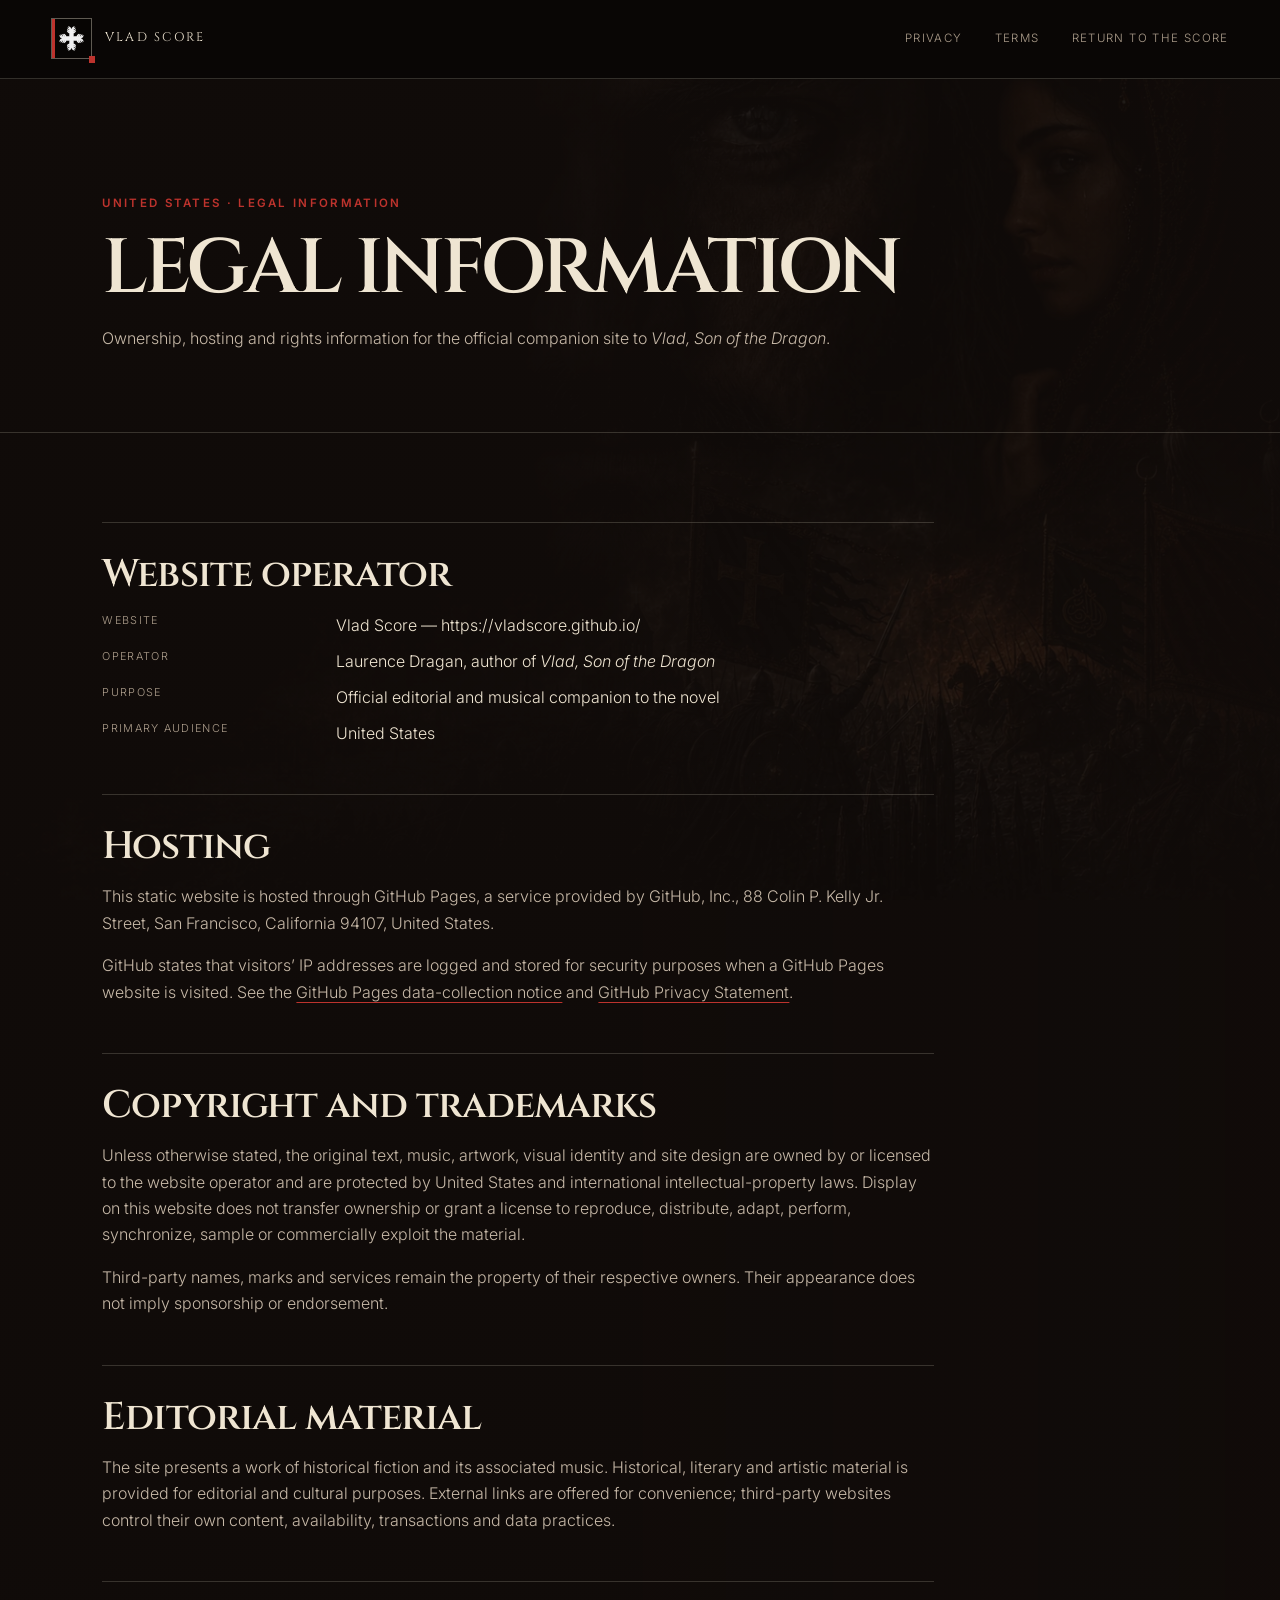
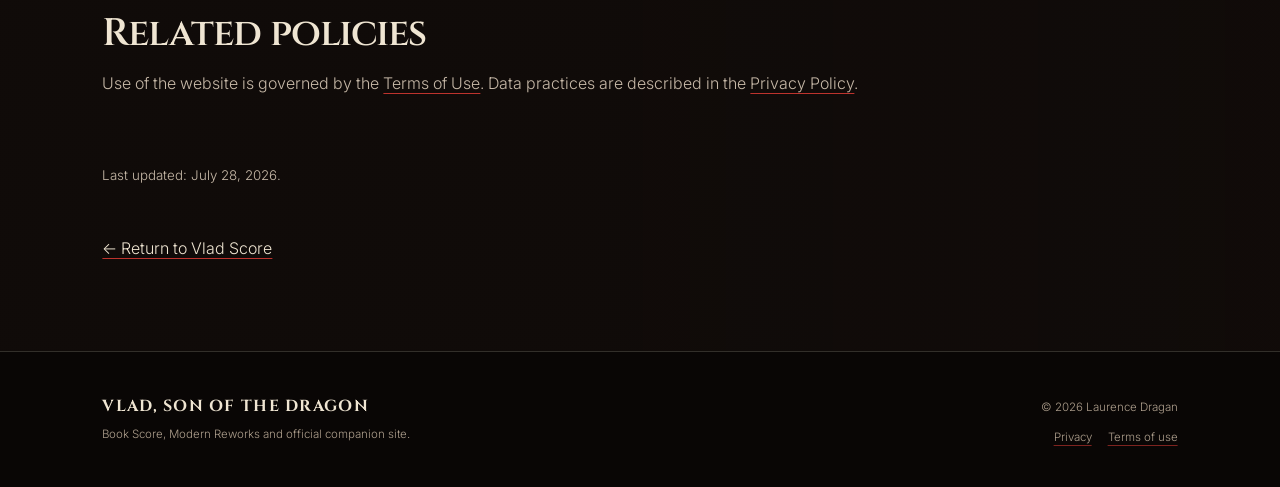
<file: legal.html>
<!doctype html>
<html lang="en">
<head>
  <meta charset="utf-8">
  <meta name="viewport" content="width=device-width, initial-scale=1">
  <meta name="description" content="Legal information for Vlad Score, the official musical companion to Vlad, Son of the Dragon.">
  <meta name="theme-color" content="#100b09">
  <title>Legal Information — Vlad Score</title>
  <link rel="stylesheet" href="styles.css">
</head>
<body class="legal-page">
  <a class="skip-link" href="#main">Skip to content</a>
  <header class="site-header">
    <a class="wordmark" href="index.html" aria-label="Vlad Score home">
      <span class="dragon-mark" aria-hidden="true"><img src="assets/order-of-the-dragon-emblem.svg" alt=""></span>
      <span>VLAD SCORE</span>
    </a>
    <nav class="site-nav" aria-label="Legal navigation">
      <a href="privacy.html">Privacy</a>
      <a href="terms.html">Terms</a>
      <a href="index.html">Return to the score</a>
    </nav>
  </header>

  <main id="main" class="legal-main">
    <header class="legal-hero">
      <p class="eyebrow">United States · Legal information</p>
      <h1>Legal Information</h1>
      <p>Ownership, hosting and rights information for the official companion site to <em>Vlad, Son of the Dragon</em>.</p>
    </header>

    <div class="legal-content">
      <section>
        <h2>Website operator</h2>
        <dl>
          <dt>Website</dt><dd>Vlad Score — https://vladscore.github.io/</dd>
          <dt>Operator</dt><dd>Laurence Dragan, author of <em>Vlad, Son of the Dragon</em></dd>
          <dt>Purpose</dt><dd>Official editorial and musical companion to the novel</dd>
          <dt>Primary audience</dt><dd>United States</dd>
        </dl>
      </section>

      <section>
        <h2>Hosting</h2>
        <p>This static website is hosted through GitHub Pages, a service provided by GitHub, Inc., 88 Colin P. Kelly Jr. Street, San Francisco, California 94107, United States.</p>
        <p>GitHub states that visitors’ IP addresses are logged and stored for security purposes when a GitHub Pages website is visited. See the <a href="https://docs.github.com/en/pages/getting-started-with-github-pages/what-is-github-pages#data-collection" rel="noopener noreferrer">GitHub Pages data-collection notice</a> and <a href="https://docs.github.com/site-policy/privacy-policies/github-privacy-statement" rel="noopener noreferrer">GitHub Privacy Statement</a>.</p>
      </section>

      <section>
        <h2>Copyright and trademarks</h2>
        <p>Unless otherwise stated, the original text, music, artwork, visual identity and site design are owned by or licensed to the website operator and are protected by United States and international intellectual-property laws. Display on this website does not transfer ownership or grant a license to reproduce, distribute, adapt, perform, synchronize, sample or commercially exploit the material.</p>
        <p>Third-party names, marks and services remain the property of their respective owners. Their appearance does not imply sponsorship or endorsement.</p>
      </section>

      <section>
        <h2>Editorial material</h2>
        <p>The site presents a work of historical fiction and its associated music. Historical, literary and artistic material is provided for editorial and cultural purposes. External links are offered for convenience; third-party websites control their own content, availability, transactions and data practices.</p>
      </section>

      <section>
        <h2>Related policies</h2>
        <p>Use of the website is governed by the <a href="terms.html">Terms of Use</a>. Data practices are described in the <a href="privacy.html">Privacy Policy</a>.</p>
      </section>

      <p><small>Last updated: July 28, 2026.</small></p>
      <a class="legal-back" href="index.html">← Return to Vlad Score</a>
    </div>
  </main>

  <footer class="site-footer">
    <div><strong>VLAD, SON OF THE DRAGON</strong><p>Book Score, Modern Reworks and official companion site.</p></div>
    <div class="footer-meta"><span>© 2026 Laurence Dragan</span><nav class="legal-links" aria-label="Legal information"><a href="privacy.html">Privacy</a><a href="terms.html">Terms of use</a></nav></div>
  </footer>
</body>
</html>
</file>
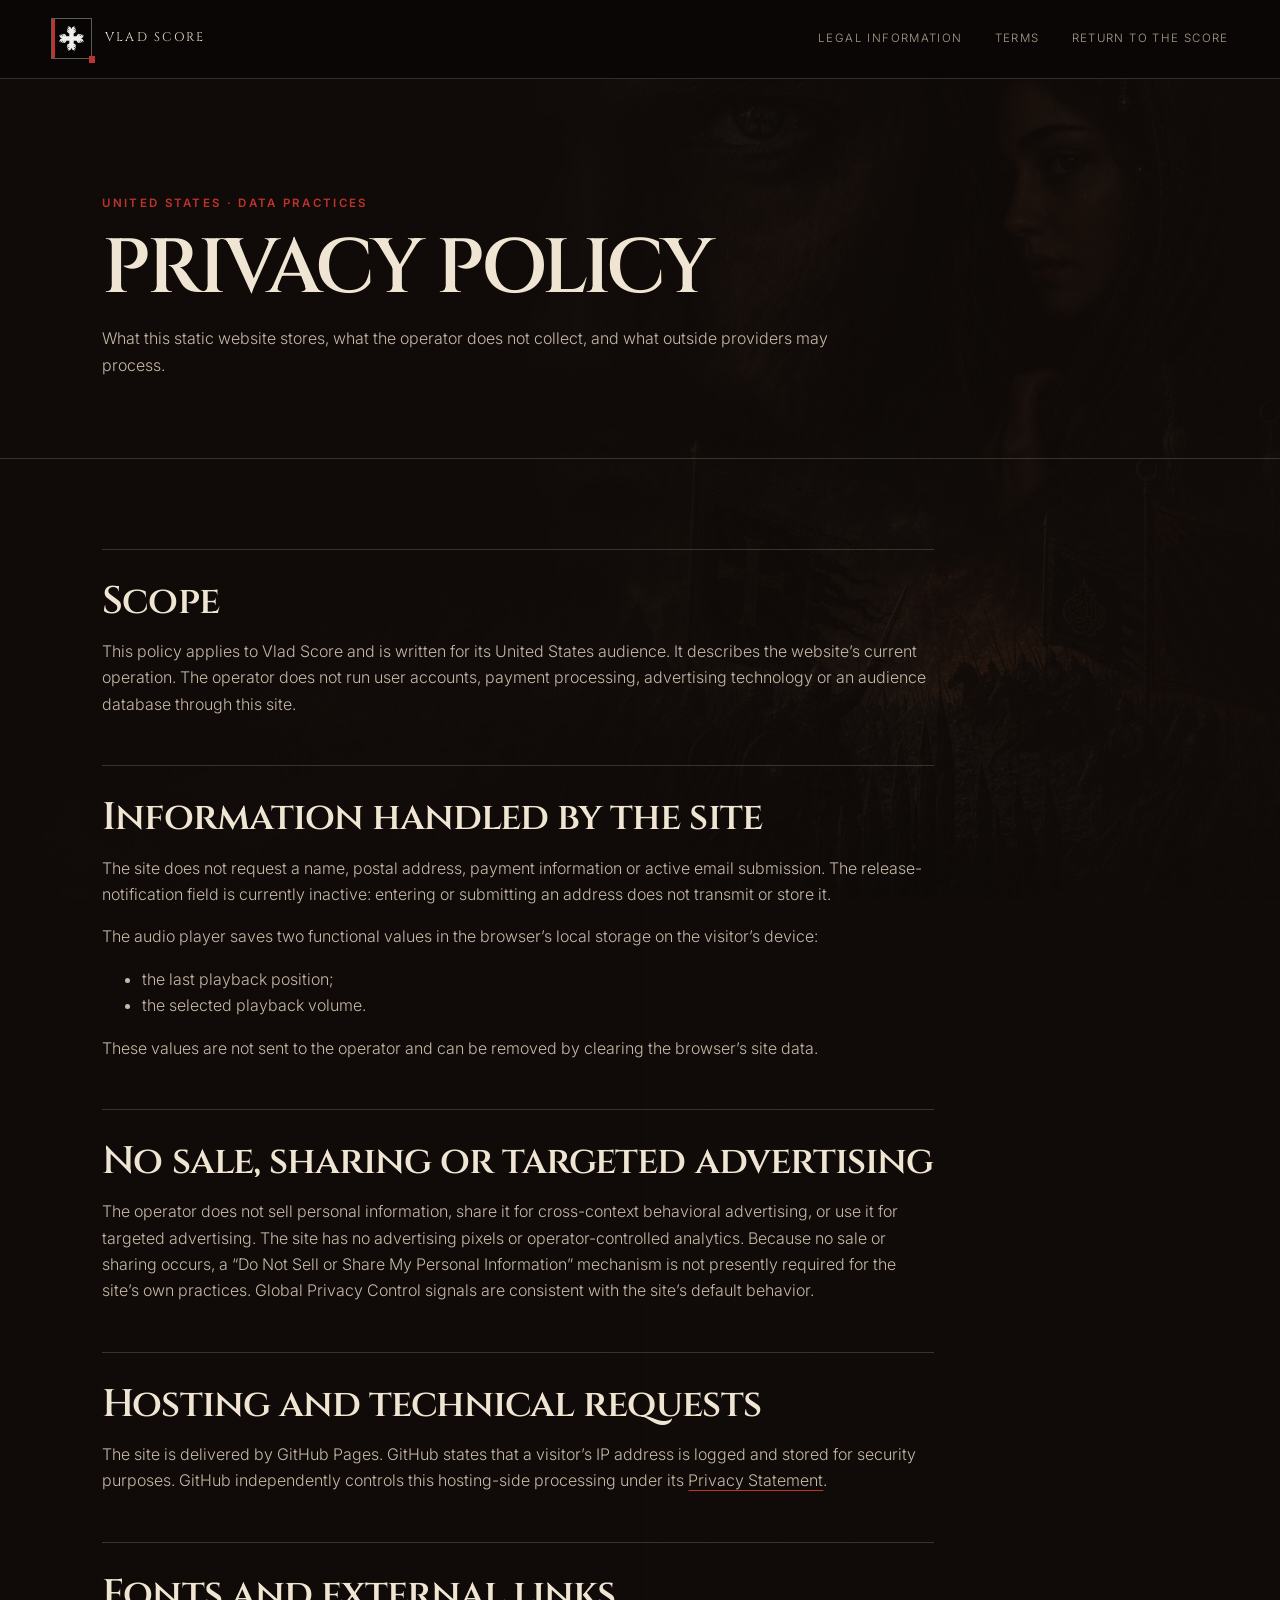
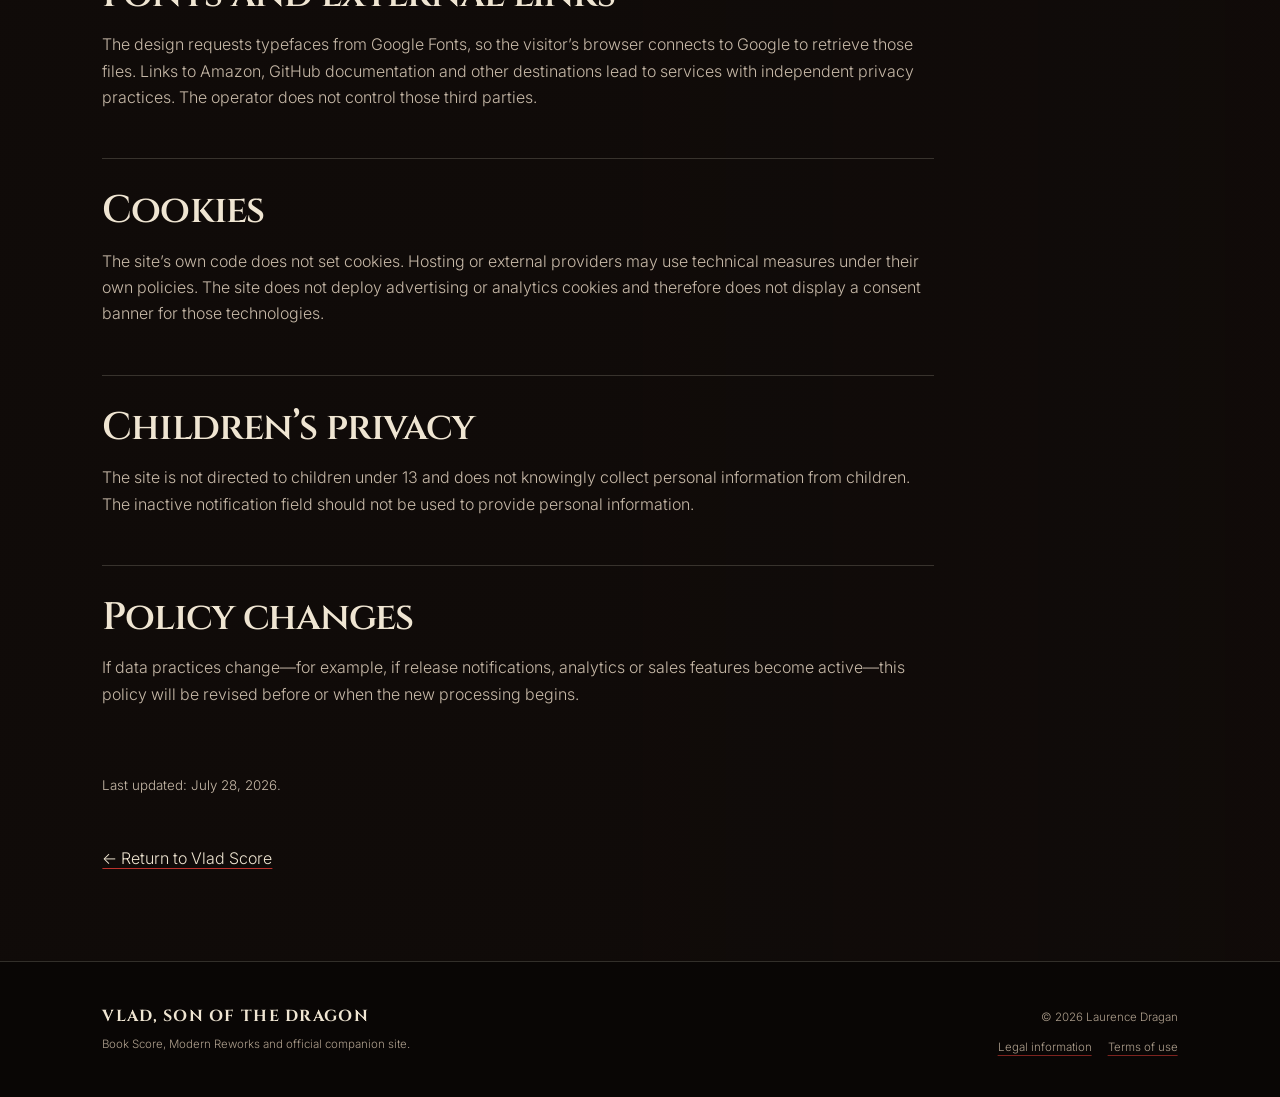
<file: privacy.html>
<!doctype html>
<html lang="en">
<head>
  <meta charset="utf-8">
  <meta name="viewport" content="width=device-width, initial-scale=1">
  <meta name="description" content="United States privacy policy for Vlad Score.">
  <meta name="theme-color" content="#100b09">
  <title>Privacy Policy — Vlad Score</title>
  <link rel="stylesheet" href="styles.css">
</head>
<body class="legal-page">
  <a class="skip-link" href="#main">Skip to content</a>
  <header class="site-header">
    <a class="wordmark" href="index.html" aria-label="Vlad Score home">
      <span class="dragon-mark" aria-hidden="true"><img src="assets/order-of-the-dragon-emblem.svg" alt=""></span>
      <span>VLAD SCORE</span>
    </a>
    <nav class="site-nav" aria-label="Legal navigation">
      <a href="legal.html">Legal information</a>
      <a href="terms.html">Terms</a>
      <a href="index.html">Return to the score</a>
    </nav>
  </header>

  <main id="main" class="legal-main">
    <header class="legal-hero">
      <p class="eyebrow">United States · Data practices</p>
      <h1>Privacy Policy</h1>
      <p>What this static website stores, what the operator does not collect, and what outside providers may process.</p>
    </header>

    <div class="legal-content">
      <section>
        <h2>Scope</h2>
        <p>This policy applies to Vlad Score and is written for its United States audience. It describes the website’s current operation. The operator does not run user accounts, payment processing, advertising technology or an audience database through this site.</p>
      </section>

      <section>
        <h2>Information handled by the site</h2>
        <p>The site does not request a name, postal address, payment information or active email submission. The release-notification field is currently inactive: entering or submitting an address does not transmit or store it.</p>
        <p>The audio player saves two functional values in the browser’s local storage on the visitor’s device:</p>
        <ul>
          <li>the last playback position;</li>
          <li>the selected playback volume.</li>
        </ul>
        <p>These values are not sent to the operator and can be removed by clearing the browser’s site data.</p>
      </section>

      <section>
        <h2>No sale, sharing or targeted advertising</h2>
        <p>The operator does not sell personal information, share it for cross-context behavioral advertising, or use it for targeted advertising. The site has no advertising pixels or operator-controlled analytics. Because no sale or sharing occurs, a “Do Not Sell or Share My Personal Information” mechanism is not presently required for the site’s own practices. Global Privacy Control signals are consistent with the site’s default behavior.</p>
      </section>

      <section>
        <h2>Hosting and technical requests</h2>
        <p>The site is delivered by GitHub Pages. GitHub states that a visitor’s IP address is logged and stored for security purposes. GitHub independently controls this hosting-side processing under its <a href="https://docs.github.com/site-policy/privacy-policies/github-privacy-statement" rel="noopener noreferrer">Privacy Statement</a>.</p>
      </section>

      <section>
        <h2>Fonts and external links</h2>
        <p>The design requests typefaces from Google Fonts, so the visitor’s browser connects to Google to retrieve those files. Links to Amazon, GitHub documentation and other destinations lead to services with independent privacy practices. The operator does not control those third parties.</p>
      </section>

      <section>
        <h2>Cookies</h2>
        <p>The site’s own code does not set cookies. Hosting or external providers may use technical measures under their own policies. The site does not deploy advertising or analytics cookies and therefore does not display a consent banner for those technologies.</p>
      </section>

      <section>
        <h2>Children’s privacy</h2>
        <p>The site is not directed to children under 13 and does not knowingly collect personal information from children. The inactive notification field should not be used to provide personal information.</p>
      </section>

      <section>
        <h2>Policy changes</h2>
        <p>If data practices change—for example, if release notifications, analytics or sales features become active—this policy will be revised before or when the new processing begins.</p>
      </section>

      <p><small>Last updated: July 28, 2026.</small></p>
      <a class="legal-back" href="index.html">← Return to Vlad Score</a>
    </div>
  </main>

  <footer class="site-footer">
    <div><strong>VLAD, SON OF THE DRAGON</strong><p>Book Score, Modern Reworks and official companion site.</p></div>
    <div class="footer-meta"><span>© 2026 Laurence Dragan</span><nav class="legal-links" aria-label="Legal information"><a href="legal.html">Legal information</a><a href="terms.html">Terms of use</a></nav></div>
  </footer>
</body>
</html>
</file>
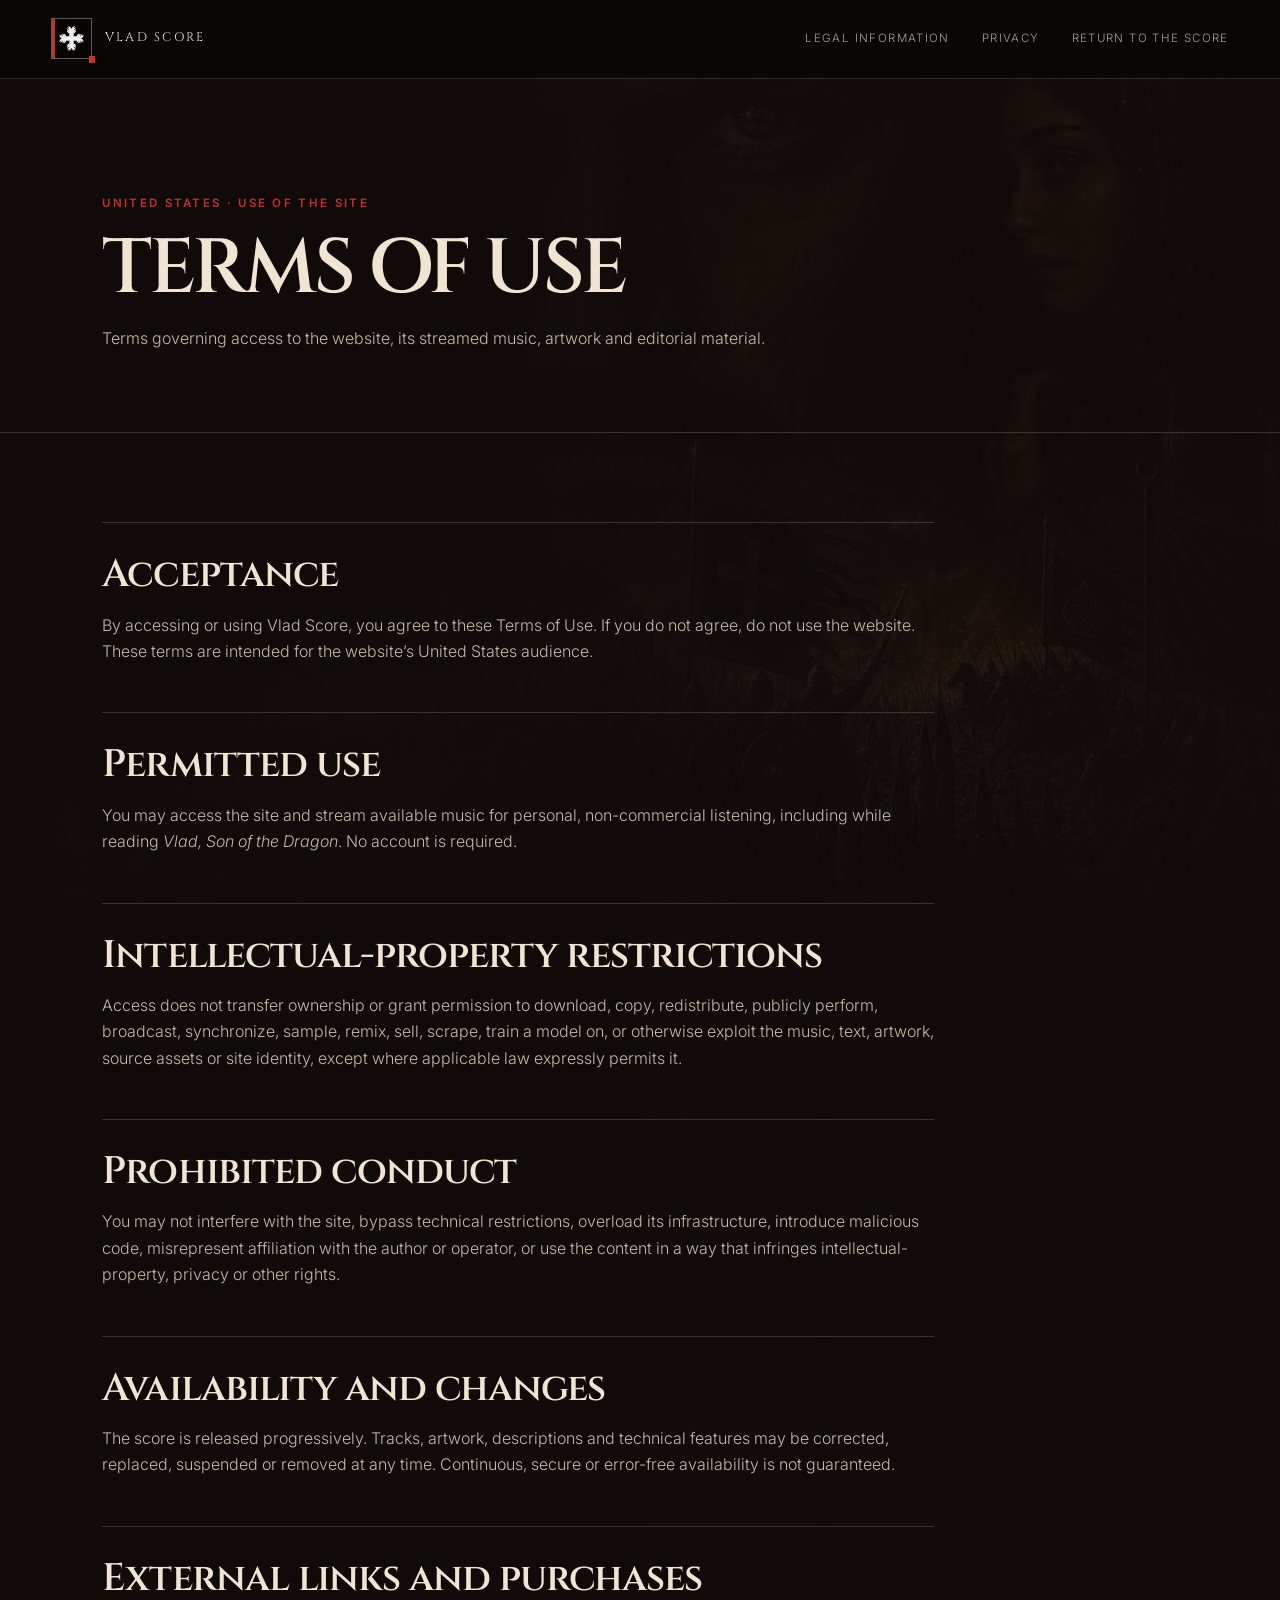
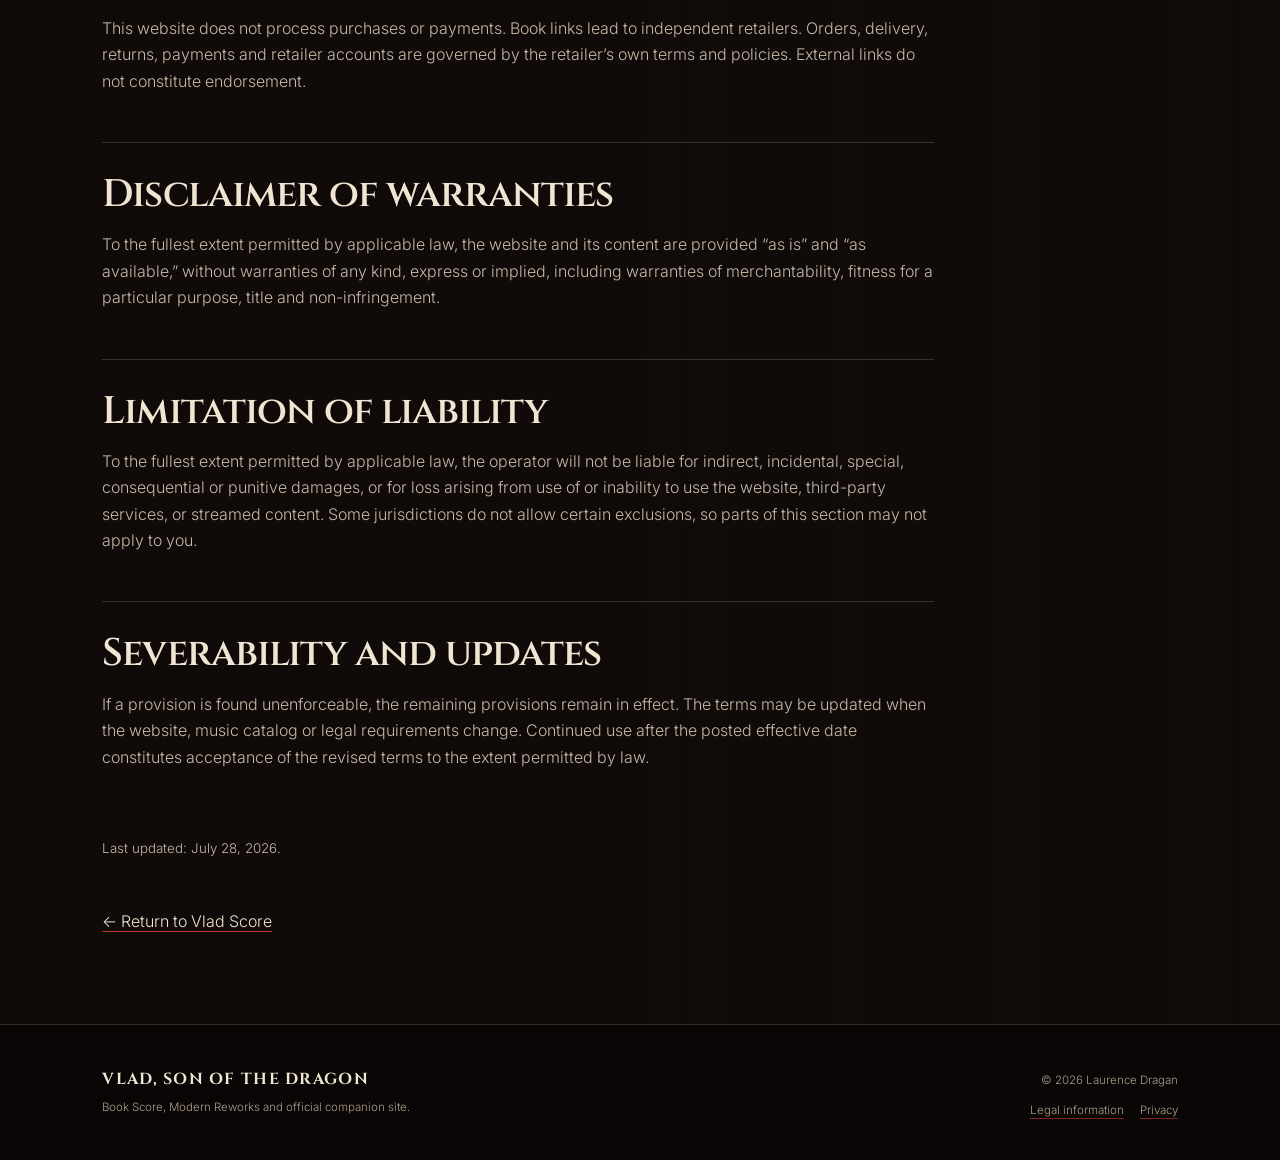
<file: terms.html>
<!doctype html>
<html lang="en">
<head>
  <meta charset="utf-8">
  <meta name="viewport" content="width=device-width, initial-scale=1">
  <meta name="description" content="United States terms of use for Vlad Score and its streamed music and artwork.">
  <meta name="theme-color" content="#100b09">
  <title>Terms of Use — Vlad Score</title>
  <link rel="stylesheet" href="styles.css">
</head>
<body class="legal-page">
  <a class="skip-link" href="#main">Skip to content</a>
  <header class="site-header">
    <a class="wordmark" href="index.html" aria-label="Vlad Score home">
      <span class="dragon-mark" aria-hidden="true"><img src="assets/order-of-the-dragon-emblem.svg" alt=""></span>
      <span>VLAD SCORE</span>
    </a>
    <nav class="site-nav" aria-label="Legal navigation">
      <a href="legal.html">Legal information</a>
      <a href="privacy.html">Privacy</a>
      <a href="index.html">Return to the score</a>
    </nav>
  </header>

  <main id="main" class="legal-main">
    <header class="legal-hero">
      <p class="eyebrow">United States · Use of the site</p>
      <h1>Terms of Use</h1>
      <p>Terms governing access to the website, its streamed music, artwork and editorial material.</p>
    </header>

    <div class="legal-content">
      <section>
        <h2>Acceptance</h2>
        <p>By accessing or using Vlad Score, you agree to these Terms of Use. If you do not agree, do not use the website. These terms are intended for the website’s United States audience.</p>
      </section>

      <section>
        <h2>Permitted use</h2>
        <p>You may access the site and stream available music for personal, non-commercial listening, including while reading <em>Vlad, Son of the Dragon</em>. No account is required.</p>
      </section>

      <section>
        <h2>Intellectual-property restrictions</h2>
        <p>Access does not transfer ownership or grant permission to download, copy, redistribute, publicly perform, broadcast, synchronize, sample, remix, sell, scrape, train a model on, or otherwise exploit the music, text, artwork, source assets or site identity, except where applicable law expressly permits it.</p>
      </section>

      <section>
        <h2>Prohibited conduct</h2>
        <p>You may not interfere with the site, bypass technical restrictions, overload its infrastructure, introduce malicious code, misrepresent affiliation with the author or operator, or use the content in a way that infringes intellectual-property, privacy or other rights.</p>
      </section>

      <section>
        <h2>Availability and changes</h2>
        <p>The score is released progressively. Tracks, artwork, descriptions and technical features may be corrected, replaced, suspended or removed at any time. Continuous, secure or error-free availability is not guaranteed.</p>
      </section>

      <section>
        <h2>External links and purchases</h2>
        <p>This website does not process purchases or payments. Book links lead to independent retailers. Orders, delivery, returns, payments and retailer accounts are governed by the retailer’s own terms and policies. External links do not constitute endorsement.</p>
      </section>

      <section>
        <h2>Disclaimer of warranties</h2>
        <p>To the fullest extent permitted by applicable law, the website and its content are provided “as is” and “as available,” without warranties of any kind, express or implied, including warranties of merchantability, fitness for a particular purpose, title and non-infringement.</p>
      </section>

      <section>
        <h2>Limitation of liability</h2>
        <p>To the fullest extent permitted by applicable law, the operator will not be liable for indirect, incidental, special, consequential or punitive damages, or for loss arising from use of or inability to use the website, third-party services, or streamed content. Some jurisdictions do not allow certain exclusions, so parts of this section may not apply to you.</p>
      </section>

      <section>
        <h2>Severability and updates</h2>
        <p>If a provision is found unenforceable, the remaining provisions remain in effect. The terms may be updated when the website, music catalog or legal requirements change. Continued use after the posted effective date constitutes acceptance of the revised terms to the extent permitted by law.</p>
      </section>

      <p><small>Last updated: July 28, 2026.</small></p>
      <a class="legal-back" href="index.html">← Return to Vlad Score</a>
    </div>
  </main>

  <footer class="site-footer">
    <div><strong>VLAD, SON OF THE DRAGON</strong><p>Book Score, Modern Reworks and official companion site.</p></div>
    <div class="footer-meta"><span>© 2026 Laurence Dragan</span><nav class="legal-links" aria-label="Legal information"><a href="legal.html">Legal information</a><a href="privacy.html">Privacy</a></nav></div>
  </footer>
</body>
</html>
</file>
<file: styles.css>
@import url('https://fonts.googleapis.com/css2?family=Cinzel:wght@500;600;700&family=Inter:wght@300;400;500;600&display=swap');

:root {
  --ink: #efe5d2;
  --muted: #ad9e8c;
  --blood: #8e211e;
  --blood-bright: #bd332d;
  --night: #100b09;
  --panel: #18110e;
  --panel-light: #211713;
  --line: rgba(239, 229, 210, .18);
  --display: 'Cinzel', Georgia, serif;
  --sans: 'Inter', Arial, sans-serif;
}

* { box-sizing: border-box; }
html { scroll-behavior: smooth; }
body {
  margin: 0;
  background: var(--night);
  color: var(--ink);
  font-family: var(--sans);
  font-weight: 300;
  line-height: 1.65;
  overflow-x: hidden;
}
a { color: inherit; }
button, input { font: inherit; }
.sr-only {
  position: absolute;
  width: 1px;
  height: 1px;
  padding: 0;
  margin: -1px;
  overflow: hidden;
  clip: rect(0, 0, 0, 0);
  white-space: nowrap;
  border: 0;
}

.skip-link {
  position: fixed;
  top: -100px;
  left: 1rem;
  z-index: 100;
  background: var(--ink);
  color: var(--night);
  padding: .7rem 1rem;
}
.skip-link:focus { top: 1rem; }

.site-header {
  position: fixed;
  inset: 0 0 auto;
  z-index: 30;
  display: flex;
  align-items: center;
  justify-content: space-between;
  padding: 1.15rem clamp(1.25rem, 4vw, 4rem);
  border-bottom: 1px solid transparent;
  transition: background .25s ease, border-color .25s ease;
}
.site-header.scrolled {
  background: rgba(16, 11, 9, .92);
  border-color: var(--line);
  backdrop-filter: blur(12px);
}
.wordmark {
  display: flex;
  align-items: center;
  gap: .8rem;
  text-decoration: none;
  font-family: var(--display);
  font-size: .78rem;
  letter-spacing: .18em;
}
.dragon-mark {
  position: relative;
  display: grid;
  width: 2.55rem;
  aspect-ratio: 1;
  place-items: center;
  padding: .43rem;
  border: 1px solid rgba(239, 229, 210, .38);
  background: rgba(8, 5, 4, .72);
  box-shadow: inset 3px 0 0 var(--blood-bright);
}
.dragon-mark::after {
  content: '';
  position: absolute;
  right: -.28rem;
  bottom: -.28rem;
  width: .42rem;
  aspect-ratio: 1;
  background: var(--blood-bright);
}
.dragon-mark img {
  display: block;
  width: 100%;
  height: 100%;
  object-fit: contain;
  filter: brightness(0) invert(1);
  opacity: .94;
}
.site-nav { display: flex; gap: 2rem; }
.site-nav a {
  text-decoration: none;
  font-size: .72rem;
  letter-spacing: .12em;
  text-transform: uppercase;
  color: var(--muted);
}
.site-nav a:hover, .site-nav a:focus-visible { color: var(--ink); }
.menu-toggle { display: none; }

.hero {
  position: relative;
  min-height: 100svh;
  display: grid;
  grid-template-columns: minmax(0, 1fr) auto;
  align-items: center;
  gap: 4rem;
  padding: 8rem clamp(1.4rem, 8vw, 9rem) 5rem;
  isolation: isolate;
  background:
    linear-gradient(90deg, rgba(8, 5, 4, .99) 0 36%, rgba(8, 5, 4, .84) 49%, rgba(8, 5, 4, .12) 72%, rgba(8, 5, 4, .32)),
    linear-gradient(0deg, rgba(16, 11, 9, .72), transparent 42%),
    url('assets/vlad-hero-cover-mix.webp') center right / cover no-repeat,
    #100b09;
}
.hero::before {
  content: '';
  position: absolute;
  inset: 0;
  z-index: -2;
  opacity: .36;
  background-image:
    linear-gradient(115deg, transparent 0 53%, rgba(142,33,30,.4) 53.2% 53.6%, transparent 53.8%),
    repeating-radial-gradient(ellipse at 83% 52%, transparent 0 17px, rgba(239,229,210,.055) 18px 19px);
}
.hero-atmosphere {
  position: absolute;
  inset: 0;
  z-index: -1;
  overflow: hidden;
  pointer-events: none;
}
.hero-light {
  position: absolute;
  width: 72vw;
  height: 72vw;
  right: -18vw;
  top: -24vw;
  border-radius: 50%;
  background:
    radial-gradient(circle at 48% 52%, rgba(239, 208, 157, .14), rgba(176, 71, 43, .055) 28%, transparent 66%);
  filter: blur(30px);
  mix-blend-mode: screen;
  opacity: .52;
  transform: translate3d(var(--light-x, 0px), var(--light-y, 0px), 0) scale(.96);
}
.hero-glint {
  position: absolute;
  inset: -40% auto -40% -35%;
  width: 16%;
  background: linear-gradient(100deg, transparent, rgba(245, 222, 178, .08), transparent);
  filter: blur(22px);
  transform: skewX(-13deg);
  opacity: 0;
}
.hero-vignette {
  position: absolute;
  inset: 0;
  background:
    radial-gradient(ellipse at calc(74% + var(--focus-x, 0%)) calc(46% + var(--focus-y, 0%)), transparent 0 18%, rgba(5, 3, 3, .05) 40%, rgba(5, 3, 3, .22) 82%),
    linear-gradient(180deg, rgba(4, 3, 2, .08), transparent 25% 70%, rgba(4, 3, 2, .28));
  transition: background-position 1.2s ease;
}
.hero-grain {
  position: absolute;
  inset: 0;
  z-index: -1;
  pointer-events: none;
  opacity: .2;
  background-image: url("data:image/svg+xml,%3Csvg viewBox='0 0 180 180' xmlns='http://www.w3.org/2000/svg'%3E%3Cfilter id='n'%3E%3CfeTurbulence type='fractalNoise' baseFrequency='.95' numOctaves='3' stitchTiles='stitch'/%3E%3C/filter%3E%3Crect width='100%25' height='100%25' filter='url(%23n)' opacity='.35'/%3E%3C/svg%3E");
}
.hero-copy { position: relative; z-index: 2; max-width: 52rem; }
.eyebrow {
  margin: 0 0 1rem;
  color: var(--blood-bright);
  font-size: .72rem;
  font-weight: 600;
  letter-spacing: .2em;
  text-transform: uppercase;
}
h1, h2, h3 { font-family: var(--display); font-weight: 600; line-height: 1.05; }
h1 {
  margin: 0;
  max-width: 780px;
  text-transform: uppercase;
  font-size: clamp(3.7rem, 8vw, 8.2rem);
  letter-spacing: -.045em;
}
h1 span { display: block; color: var(--blood-bright); }
.hero-line {
  margin: 2rem 0;
  max-width: 38rem;
  font-family: var(--display);
  font-size: clamp(1.15rem, 2vw, 1.7rem);
  color: #d5c7b4;
}
.hero-actions { display: flex; flex-wrap: wrap; gap: .8rem; }
.hero-actions .button-primary {
  border-color: rgba(239, 229, 210, .24);
  box-shadow: 0 12px 30px rgba(142, 33, 30, .24), inset 0 1px rgba(255, 255, 255, .08);
}
.hero-actions .button-primary:hover,
.hero-actions .button-primary:focus-visible {
  box-shadow: 0 15px 38px rgba(189, 51, 45, .34), inset 0 1px rgba(255, 255, 255, .12);
}
.button {
  display: inline-flex;
  align-items: center;
  justify-content: center;
  min-height: 3rem;
  padding: .75rem 1.3rem;
  border: 1px solid transparent;
  background: none;
  color: inherit;
  text-decoration: none;
  text-transform: uppercase;
  letter-spacing: .11em;
  font-size: .7rem;
  font-weight: 500;
  cursor: pointer;
  transition: transform .2s ease, background .2s ease, border-color .2s ease;
}
.button:hover { transform: translateY(-2px); }
.button-primary { background: var(--blood); }
.button-primary:hover { background: var(--blood-bright); }
.button-ghost { border-color: var(--line); }
.button-ghost:hover { border-color: var(--ink); }
.hero-seal {
  position: relative;
  width: clamp(12rem, 20vw, 19rem);
  aspect-ratio: 1;
  display: grid;
  place-items: center;
  border: 1px solid rgba(189, 51, 45, .48);
  border-radius: 50%;
  color: var(--blood-bright);
  opacity: .74;
  box-shadow: inset 0 0 0 12px rgba(142, 33, 30, .055), 0 0 60px rgba(142, 33, 30, .09);
}
.hero-seal::before, .hero-seal::after {
  content: '';
  position: absolute;
  inset: 8%;
  border: 1px solid rgba(239,229,210,.18);
  border-radius: 50%;
}
.hero-seal::after { inset: 20%; border-color: rgba(189,51,45,.4); }
.seal-ring { position: absolute; top: 12%; font-family: var(--display); letter-spacing: .22em; font-size: .7rem; }
.seal-dragon { font-family: var(--display); font-size: clamp(4rem, 8vw, 7rem); line-height: 1; opacity: .82; }
.seal-date { position: absolute; bottom: 13%; font-size: .65rem; letter-spacing: .25em; }
.scroll-cue {
  position: absolute;
  bottom: 1.5rem;
  left: clamp(1.4rem, 8vw, 9rem);
  margin: 0;
  color: var(--muted);
  font-size: .64rem;
  letter-spacing: .2em;
  text-transform: uppercase;
}

.section { padding: clamp(5rem, 10vw, 9rem) clamp(1.4rem, 8vw, 9rem); }
.section-heading { max-width: 54rem; margin-bottom: 4rem; }
.section-heading.narrow { max-width: 44rem; }
h2 { margin: 0 0 1.4rem; font-size: clamp(2.6rem, 5vw, 5rem); letter-spacing: -.025em; }
h3 { margin: 0 0 .8rem; font-size: clamp(1.45rem, 2.3vw, 2.2rem); }
p { color: #c7b9a8; }
.score-section {
  position: relative;
  overflow: hidden;
  isolation: isolate;
  background: var(--panel);
}
.score-section::before {
  content: '';
  position: absolute;
  z-index: -1;
  inset: 0 0 41% 42%;
  pointer-events: none;
  background:
    linear-gradient(90deg, var(--panel), transparent 38%),
    linear-gradient(0deg, var(--panel), transparent 26%, transparent 72%, var(--panel)),
    url('assets/vlad-book-cover.webp') 56% 57% / cover no-repeat;
  opacity: .105;
  filter: grayscale(.35) contrast(1.1);
}
.collection-heading {
  display: flex;
  align-items: flex-end;
  justify-content: space-between;
  gap: 2rem;
  margin: 0 0 1.5rem;
  padding: 1.5rem 0;
  border-top: 3px solid var(--ink);
}
.collection-heading > div { max-width: 48rem; }
.collection-heading h3 {
  margin: 0;
  font-size: clamp(2rem, 4vw, 3.6rem);
  text-transform: uppercase;
}
.collection-heading p { margin: .65rem 0 0; }
.collection-kicker {
  color: var(--blood-bright) !important;
  font-size: .68rem;
  font-weight: 600;
  letter-spacing: .18em;
  text-transform: uppercase;
}
.collection-status {
  flex: none;
  padding: .55rem .8rem;
  border: 1px solid var(--line);
  color: var(--muted);
  font-size: .62rem;
  font-weight: 600;
  letter-spacing: .16em;
  text-transform: uppercase;
}
.modern-heading { margin-top: 5rem; border-top-color: var(--blood-bright); }
.collection-status-live {
  border-color: var(--blood-bright);
  background: var(--blood-bright);
  color: #fff;
}
.tracklist { margin: 0; padding: 0; border-top: 1px solid var(--line); list-style: none; }
.tracklist li {
  display: grid;
  grid-template-columns: 4rem 1fr auto;
  gap: 1.5rem;
  align-items: center;
  padding: 1.15rem 0;
  border-bottom: 1px solid var(--line);
}
.track-number, .track-note { color: var(--muted); font-size: .69rem; letter-spacing: .13em; text-transform: uppercase; }
.track-name { font-family: var(--display); font-size: clamp(1.05rem, 2vw, 1.45rem); }
.release-panel {
  margin-top: 4rem;
  padding: clamp(1.5rem, 4vw, 3rem);
  display: flex;
  justify-content: space-between;
  align-items: flex-end;
  gap: 2rem;
  background: linear-gradient(110deg, #251612, #160f0c);
  border-left: 3px solid var(--blood-bright);
}
.release-panel > div { max-width: 42rem; }
.player-panel {
  display: grid;
  grid-template-columns: minmax(0, 1fr) minmax(20rem, .72fr);
  align-items: center;
  background:
    linear-gradient(100deg, rgba(37, 22, 18, .96), rgba(14, 9, 8, .88)),
    url('assets/vlad-hero-cover-mix.webp') 78% 68% / cover;
}
.release-copy { max-width: 44rem; }
.audio-player {
  position: relative;
  display: grid;
  grid-template-columns: 5.25rem minmax(0, 1fr);
  column-gap: 1.35rem;
  row-gap: .85rem;
  align-items: center;
  padding: 1.4rem 0;
  border-top: 1px solid rgba(239, 229, 210, .42);
  border-bottom: 1px solid rgba(239, 229, 210, .16);
  background: transparent;
}
.audio-player::before {
  content: 'MR — 001';
  position: absolute;
  top: -.72rem;
  right: 0;
  padding-left: .75rem;
  background: #0e0908;
  color: var(--blood-bright);
  font-size: .56rem;
  font-weight: 600;
  letter-spacing: .2em;
}
.player-toggle {
  position: relative;
  grid-row: 1 / span 2;
  width: 5.25rem;
  aspect-ratio: 1;
  border: 1px solid rgba(239, 229, 210, .62);
  border-radius: 50%;
  background: var(--ink);
  color: var(--night);
  cursor: pointer;
  font-size: 1rem;
  box-shadow: 0 0 0 7px rgba(8, 5, 4, .92), 0 0 0 8px rgba(189, 51, 45, .45);
  transition: transform .2s ease, background .2s ease, box-shadow .2s ease;
}
.player-toggle::after {
  content: '';
  position: absolute;
  inset: 8px;
  border: 1px solid rgba(16, 11, 9, .18);
  border-radius: 50%;
  pointer-events: none;
}
.player-toggle:hover, .player-toggle:focus-visible {
  transform: scale(1.035);
  background: #fff8eb;
  box-shadow: 0 0 0 7px rgba(8, 5, 4, .92), 0 0 0 8px var(--blood-bright);
}
.player-toggle:disabled { opacity: .62; cursor: wait; }
.pause-icon { display: none; }
.audio-player.is-playing .play-icon { display: none; }
.audio-player.is-playing .pause-icon { display: inline; }
.player-main {
  position: relative;
  min-width: 0;
  padding-top: 1.1rem;
}
.player-main::before {
  content: '';
  position: absolute;
  inset: 0 0 auto;
  height: .6rem;
  opacity: .35;
  background: repeating-linear-gradient(90deg, var(--ink) 0 1px, transparent 1px 5px);
  clip-path: polygon(0 48%, 4% 24%, 8% 60%, 12% 12%, 16% 74%, 20% 32%, 24% 54%, 28% 16%, 32% 80%, 36% 38%, 40% 64%, 44% 28%, 48% 72%, 52% 20%, 56% 58%, 60% 34%, 64% 76%, 68% 26%, 72% 62%, 76% 18%, 80% 70%, 84% 30%, 88% 58%, 92% 22%, 96% 52%, 100% 40%, 100% 100%, 0 100%);
}
.player-status {
  display: flex;
  justify-content: space-between;
  gap: 1rem;
  margin-bottom: .8rem;
  font-size: .59rem;
  font-weight: 600;
  letter-spacing: .18em;
}
.player-state { color: var(--ink); }
.player-time { color: var(--muted); font-variant-numeric: tabular-nums; }
.player-progress, .player-volume input {
  width: 100%;
  height: 2px;
  margin: 0;
  appearance: none;
  border-radius: 0;
  background: linear-gradient(90deg, var(--blood-bright) var(--progress, 0%), rgba(239,229,210,.24) var(--progress, 0%));
  cursor: pointer;
}
.player-progress::-webkit-slider-thumb, .player-volume input::-webkit-slider-thumb {
  width: 10px;
  height: 10px;
  appearance: none;
  border: 1px solid var(--night);
  border-radius: 50%;
  background: var(--ink);
  box-shadow: 0 0 0 1px var(--blood-bright);
}
.player-progress::-moz-range-thumb, .player-volume input::-moz-range-thumb {
  width: 10px;
  height: 10px;
  border: 1px solid var(--night);
  border-radius: 50%;
  background: var(--ink);
  box-shadow: 0 0 0 1px var(--blood-bright);
}
.player-volume {
  grid-column: 2;
  display: grid;
  grid-template-columns: auto minmax(4rem, 6rem);
  justify-content: end;
  gap: .7rem;
  align-items: center;
  color: var(--muted);
  font-size: .54rem;
  font-weight: 600;
  letter-spacing: .18em;
}
.player-volume input { --progress: 82%; }

.novel-section {
  position: relative;
  overflow: hidden;
  isolation: isolate;
  display: grid;
  grid-template-columns: minmax(240px, .65fr) 1fr;
  gap: clamp(3rem, 8vw, 8rem);
  align-items: center;
  background: #0d0908;
}
.novel-section::after {
  content: '';
  position: absolute;
  z-index: -1;
  inset: 0;
  pointer-events: none;
  background:
    linear-gradient(90deg, transparent 0 48%, rgba(13,9,8,.68) 70%),
    url('assets/order-of-the-dragon-emblem.svg') 92% 84% / min(34vw, 29rem) auto no-repeat;
  opacity: .075;
  filter: grayscale(1) brightness(2.2);
}
.book-object { perspective: 1200px; display: grid; place-items: center; }
.book-cover-link {
  position: relative;
  display: block;
  width: min(100%, 390px);
  transform: rotateY(7deg) rotateZ(-.8deg);
  transition: transform .35s ease;
}
.book-cover-link:hover, .book-cover-link:focus-visible { transform: rotateY(2deg) rotateZ(0) translateY(-6px); }
.book-cover-link::after {
  content: '';
  position: absolute;
  inset: 2% -3% -3% 4%;
  z-index: -1;
  background: var(--blood);
}
.book-cover-image {
  display: block;
  width: 100%;
  height: auto;
  border: 1px solid rgba(239,229,210,.28);
  box-shadow: -26px 30px 60px rgba(0,0,0,.58);
}
.novel-copy { max-width: 48rem; }
blockquote {
  margin: 2.2rem 0;
  padding: 1rem 0 1rem 1.5rem;
  border-left: 2px solid var(--blood-bright);
  font-family: var(--display);
  font-size: clamp(1.25rem, 2.2vw, 1.9rem);
  color: var(--ink);
}
.book-data { display: grid; grid-template-columns: repeat(3, 1fr); gap: 1rem; margin: 2rem 0; }
.book-data div { padding-top: .8rem; border-top: 1px solid var(--line); }
.book-data dt { color: var(--muted); font-size: .63rem; letter-spacing: .14em; text-transform: uppercase; }
.book-data dd { margin: .35rem 0 0; }
.text-link { color: var(--ink); text-underline-offset: .35rem; text-decoration-color: var(--blood-bright); }

.world-section {
  position: relative;
  overflow: hidden;
  isolation: isolate;
  background:
    linear-gradient(90deg, rgba(27,18,15,.98) 0 39%, rgba(27,18,15,.73) 68%, rgba(27,18,15,.88)),
    linear-gradient(0deg, #1b120f 0 3%, transparent 28% 72%, #1b120f 97%),
    url('assets/vlad-hero-cover-mix.webp') 76% 72% / cover no-repeat,
    #1b120f;
}
.world-section::before {
  content: '';
  position: absolute;
  z-index: -1;
  inset: 0;
  pointer-events: none;
  background: repeating-linear-gradient(112deg, transparent 0 84px, rgba(239,229,210,.024) 85px 86px);
}
.war-grid { display: grid; grid-template-columns: repeat(2, 1fr); border: 1px solid var(--line); }
.war-grid article { position: relative; min-height: 22rem; padding: clamp(2rem, 5vw, 4rem); overflow: hidden; }
.war-grid article + article { border-left: 1px solid var(--line); }
.roman { display: block; color: var(--blood-bright); font-family: var(--display); font-size: 4rem; opacity: .75; }
.war-grid article::after {
  content: '';
  position: absolute;
  right: -7rem;
  bottom: -10rem;
  width: 20rem;
  aspect-ratio: 1;
  border: 1px solid rgba(189,51,45,.25);
  border-radius: 50%;
}
.release-section {
  display: grid;
  grid-template-columns: 1fr 1fr;
  align-items: end;
  gap: clamp(3rem, 8vw, 8rem);
  background: var(--panel-light);
}
.notify-form label { display: block; margin-bottom: .7rem; font-size: .7rem; letter-spacing: .13em; text-transform: uppercase; }
.form-row { display: flex; }
.form-row input {
  flex: 1;
  min-width: 0;
  padding: .9rem 1rem;
  border: 1px solid var(--line);
  border-right: 0;
  border-radius: 0;
  outline: 0;
  background: rgba(0,0,0,.18);
  color: var(--ink);
}
.form-row input:focus { border-color: var(--blood-bright); }
.form-note { margin: .7rem 0 0; font-size: .74rem; color: var(--muted); }
.site-footer {
  display: flex;
  justify-content: space-between;
  gap: 2rem;
  padding: 2.5rem clamp(1.4rem, 8vw, 9rem);
  border-top: 1px solid var(--line);
  background: #090605;
}
.site-footer strong { font-family: var(--display); letter-spacing: .08em; }
.site-footer p, .footer-meta { margin: .35rem 0 0; color: var(--muted); font-size: .72rem; }
.footer-meta { display: flex; flex-direction: column; text-align: right; }
.legal-links {
  display: flex;
  justify-content: flex-end;
  flex-wrap: wrap;
  gap: .35rem 1rem;
  margin-top: .7rem;
}
.legal-links a {
  color: var(--muted);
  text-underline-offset: .25rem;
  text-decoration-color: rgba(189, 51, 45, .65);
}
.legal-links a:hover,
.legal-links a:focus-visible { color: var(--ink); }

/* Legal pages */
.legal-page .site-header {
  position: relative;
  background: #090605;
  border-bottom-color: var(--line);
}
.legal-main {
  min-height: 72vh;
  background:
    linear-gradient(90deg, rgba(16,11,9,.985) 0 47%, rgba(16,11,9,.88) 72%, rgba(16,11,9,.97)),
    url('assets/vlad-hero-cover-mix.webp') 82% 32% / cover fixed no-repeat,
    var(--night);
}
.legal-hero {
  padding: clamp(4.5rem, 9vw, 8rem) clamp(1.4rem, 8vw, 9rem) clamp(2.5rem, 5vw, 4rem);
  border-bottom: 1px solid var(--line);
}
.legal-hero h1 {
  max-width: 64rem;
  font-size: clamp(2.8rem, 6vw, 6rem);
}
.legal-hero p:last-child { max-width: 46rem; }
.legal-content {
  width: min(100%, 78rem);
  padding: clamp(3rem, 7vw, 6rem) clamp(1.4rem, 8vw, 9rem);
}
.legal-content section {
  max-width: 52rem;
  padding: 2rem 0;
  border-top: 1px solid var(--line);
}
.legal-content h2 {
  font-size: clamp(1.55rem, 3vw, 2.5rem);
  margin-bottom: .9rem;
}
.legal-content h3 { margin-top: 1.5rem; font-size: 1.1rem; }
.legal-content p,
.legal-content li { color: #c7b9a8; }
.legal-content a { text-underline-offset: .25rem; text-decoration-color: var(--blood-bright); }
.legal-content dl { display: grid; grid-template-columns: minmax(9rem, .35fr) 1fr; gap: .6rem 1.5rem; }
.legal-content dt {
  color: var(--muted);
  font-size: .68rem;
  letter-spacing: .12em;
  text-transform: uppercase;
}
.legal-content dd { margin: 0; }
.legal-back {
  display: inline-flex;
  margin-top: 2rem;
  color: var(--ink);
  text-underline-offset: .3rem;
  text-decoration-color: var(--blood-bright);
}
.toast {
  position: fixed;
  right: 1.2rem;
  bottom: 1.2rem;
  z-index: 50;
  max-width: 22rem;
  padding: .9rem 1rem;
  background: var(--ink);
  color: var(--night);
  opacity: 0;
  transform: translateY(12px);
  pointer-events: none;
  transition: .2s ease;
}
.toast.visible { opacity: 1; transform: none; }

@media (max-width: 820px) {
  .menu-toggle {
    display: inline-flex;
    padding: .45rem .7rem;
    border: 1px solid var(--line);
    background: transparent;
    color: var(--ink);
    text-transform: uppercase;
    letter-spacing: .1em;
    font-size: .65rem;
  }
  .site-nav {
    position: absolute;
    top: 100%;
    left: 0;
    right: 0;
    display: none;
    flex-direction: column;
    gap: 0;
    padding: .8rem 1.4rem 1.2rem;
    background: rgba(16,11,9,.98);
    border-bottom: 1px solid var(--line);
  }
  .site-nav.open { display: flex; }
  .site-nav a { padding: .7rem 0; }
  .legal-page .site-header { align-items: flex-start; }
  .legal-page .site-nav {
    position: static;
    display: flex;
    width: auto;
    flex-flow: row wrap;
    justify-content: flex-end;
    gap: .25rem 1rem;
    padding: 0;
    background: transparent;
    border: 0;
  }
  .legal-page .site-nav a { padding: .45rem 0; }
  .hero {
    grid-template-columns: 1fr;
    padding-top: 9rem;
    background:
      linear-gradient(90deg, rgba(8,5,4,.98) 0 24%, rgba(8,5,4,.7) 66%, rgba(8,5,4,.5)),
      linear-gradient(0deg, rgba(16,11,9,.92), transparent 48%),
      url('assets/vlad-hero-cover-mix.webp') 65% center / cover no-repeat,
      #100b09;
  }
  .player-panel { grid-template-columns: 1fr; }
  .collection-heading { align-items: flex-start; flex-direction: column; gap: 1rem; }
  .scroll-cue { display: none; }
  .novel-section, .release-section { grid-template-columns: 1fr; }
  .book-cover-link { width: min(76vw, 330px); }
  .war-grid { grid-template-columns: 1fr; }
  .war-grid article + article { border-left: 0; border-top: 1px solid var(--line); }
}

@media (max-width: 560px) {
  .legal-page .site-header { flex-direction: column; gap: .8rem; }
  .legal-page .site-nav { justify-content: flex-start; }
  .tracklist li { grid-template-columns: 2.3rem 1fr; gap: .7rem; }
  .track-note { grid-column: 2; }
  .release-panel { align-items: stretch; flex-direction: column; }
  .audio-player { grid-template-columns: 3.6rem minmax(0, 1fr); padding: .8rem; }
  .player-toggle { width: 3.6rem; }
  .player-volume { display: none; }
  .book-data { grid-template-columns: 1fr; }
  .form-row { flex-direction: column; gap: .7rem; }
  .form-row input { border-right: 1px solid var(--line); }
  .site-footer { flex-direction: column; }
  .footer-meta { text-align: left; }
  .legal-links { justify-content: flex-start; }
  .legal-content dl { grid-template-columns: 1fr; }
}

@media (prefers-reduced-motion: reduce) {
  html { scroll-behavior: auto; }
  *, *::before, *::after { transition-duration: .01ms !important; animation-duration: .01ms !important; }
}


/* Reactive audio and restrained page motion */
.audio-visualizer {
  display: block;
  width: 100%;
  height: 2.65rem;
  margin: 0 0 .45rem;
  opacity: .9;
}
.player-main {
  padding-top: 0;
}
.player-main::before {
  display: none;
}
.audio-player.is-playing .audio-visualizer {
  filter: drop-shadow(0 0 7px rgba(189, 51, 45, .35));
}
.audio-player.is-playing .player-toggle {
  animation: player-breathe 2.8s ease-in-out infinite;
}
.collection-status-live {
  position: relative;
  overflow: hidden;
}
.collection-status-live::after {
  content: '';
  position: absolute;
  inset: 0;
  background: linear-gradient(105deg, transparent 25%, rgba(255,255,255,.24) 48%, transparent 70%);
  transform: translateX(-130%);
  animation: status-sweep 4.8s ease-in-out infinite;
}
.motion-enabled .hero-copy {
  transform: translate3d(var(--copy-x, 0px), calc(var(--copy-y, 0px) - var(--scroll-shift, 0px)), 0);
  transition: transform .55s cubic-bezier(.2,.7,.2,1);
}
.motion-enabled .hero-grain {
  transform: translate3d(var(--motion-x, 0px), var(--motion-y, 0px), 0) scale(1.025);
  transition: transform .8s cubic-bezier(.2,.7,.2,1);
}
.motion-enabled .hero::before {
  transform: translate3d(var(--depth-x, 0px), var(--depth-y, 0px), 0);
  transition: transform .9s cubic-bezier(.2,.7,.2,1);
}
.motion-enabled .hero-light {
  animation: hero-light-breathe 14s ease-in-out infinite;
  transition: transform 1.4s cubic-bezier(.2,.7,.2,1);
}
.motion-enabled .hero-glint {
  animation: hero-glint-pass 17s ease-in-out infinite;
}
.motion-enabled .scroll-cue::after {
  content: '';
  display: inline-block;
  width: 2.8rem;
  height: 1px;
  margin: 0 0 .2rem .8rem;
  background: var(--blood-bright);
  transform-origin: left;
  animation: cue-line 2.4s ease-in-out infinite;
}
.motion-enabled .reveal {
  opacity: 0;
  transform: translateY(28px);
  transition: opacity .75s ease, transform .85s cubic-bezier(.2,.7,.2,1);
}
.motion-enabled .reveal.is-visible {
  opacity: 1;
  transform: none;
}
.motion-enabled .tracklist li.reveal:nth-child(2n) { transition-delay: .04s; }
.motion-enabled .tracklist li.reveal:nth-child(3n) { transition-delay: .08s; }
.tracklist li {
  transition: padding-left .28s ease, background .28s ease, border-color .28s ease;
}
.tracklist li:hover {
  padding-left: .75rem;
  border-color: rgba(189, 51, 45, .62);
  background: linear-gradient(90deg, rgba(142,33,30,.13), transparent 72%);
}
.book-cover-link {
  transition: transform .55s cubic-bezier(.2,.7,.2,1), filter .55s ease;
}
.book-cover-link:hover {
  transform: perspective(900px) rotateY(-3deg) translateY(-7px);
  filter: drop-shadow(18px 24px 25px rgba(0,0,0,.38));
}
@keyframes player-breathe {
  0%, 100% { box-shadow: 0 0 0 7px rgba(8,5,4,.92), 0 0 0 8px rgba(189,51,45,.45); }
  50% { box-shadow: 0 0 0 7px rgba(8,5,4,.92), 0 0 0 11px rgba(189,51,45,.12); }
}
@keyframes status-sweep {
  0%, 68% { transform: translateX(-130%); }
  88%, 100% { transform: translateX(130%); }
}
@keyframes cue-line {
  0%, 100% { transform: scaleX(.3); opacity: .42; }
  50% { transform: scaleX(1); opacity: 1; }
}
@keyframes hero-light-breathe {
  0%, 100% {
    opacity: .4;
    transform: translate3d(var(--light-x, 0px), var(--light-y, 0px), 0) scale(.94);
  }
  50% {
    opacity: .62;
    transform: translate3d(var(--light-x, 0px), var(--light-y, 0px), 0) scale(1.04);
  }
}
@keyframes hero-glint-pass {
  0%, 68% { left: -35%; opacity: 0; }
  72% { opacity: .34; }
  88% { opacity: .16; }
  94%, 100% { left: 118%; opacity: 0; }
}
@media (max-width: 560px) {
  .audio-visualizer { height: 2.2rem; }
}
@media (prefers-reduced-motion: reduce) {
  .audio-player.is-playing .player-toggle,
  .collection-status-live::after,
  .motion-enabled .scroll-cue::after {
    animation: none !important;
  }
  .motion-enabled .hero-copy,
  .motion-enabled .hero-grain,
  .motion-enabled .hero::before,
  .motion-enabled .hero-light,
  .motion-enabled .hero-glint,
  .motion-enabled .reveal {
    transform: none !important;
    opacity: 1 !important;
    animation: none !important;
  }
  .motion-enabled .hero-glint { opacity: 0 !important; }
}

body.reading-mode .hero-atmosphere { display: none; }


/* Reading comfort, reactive artwork and system-ready listening */
.player-panel {
  position: relative;
  overflow: hidden;
  isolation: isolate;
}
.player-panel::after {
  content: '';
  position: absolute;
  z-index: 0;
  inset: 12% -8% -28% 44%;
  pointer-events: none;
  background: radial-gradient(circle, rgba(189, 51, 45, .42), transparent 64%);
  opacity: var(--audio-glow-opacity, .025);
  transform: scale(calc(.98 + var(--audio-glow-scale, 0)));
  transition: opacity .18s linear;
}
.player-panel > * { position: relative; z-index: 1; }

.track-identity {
  display: grid;
  grid-template-columns: clamp(6.8rem, 10vw, 8.8rem) minmax(0, 1fr);
  gap: clamp(1.2rem, 2.5vw, 2rem);
  align-items: center;
}
.track-artwork {
  position: relative;
  aspect-ratio: 1;
  overflow: hidden;
  border: 1px solid rgba(239, 229, 210, .34);
  background:
    linear-gradient(145deg, transparent 38%, rgba(8, 5, 4, .52)),
    url('assets/vlad-hero-cover-mix.webp') 71% 36% / 235% auto no-repeat,
    #100b09;
  box-shadow: 10px 12px 0 rgba(8, 5, 4, .46);
}
.track-artwork::before {
  content: 'MR 001';
  position: absolute;
  z-index: 3;
  top: .55rem;
  left: .6rem;
  color: rgba(255, 255, 255, .82);
  font-size: .48rem;
  font-weight: 600;
  letter-spacing: .18em;
}
.track-artwork::after {
  content: '';
  position: absolute;
  z-index: 2;
  inset: 0;
  border: 5px solid rgba(8, 5, 4, .34);
  pointer-events: none;
}
.artwork-woman {
  position: absolute;
  z-index: 1;
  inset: 0;
  background: linear-gradient(105deg, rgba(189, 51, 45, .2), transparent 48%);
  mix-blend-mode: screen;
  opacity: .26;
}
.vocal-ornament {
  position: absolute;
  z-index: 4;
  inset: 7%;
  width: 86%;
  height: 86%;
  overflow: visible;
  opacity: 0;
  transform: scale(.94) rotate(-4deg);
  transition: opacity .7s ease, transform 1.2s cubic-bezier(.2,.7,.2,1);
}
.dragon-thread,
.voice-veil {
  fill: none;
  stroke: rgba(255, 247, 232, .92);
  stroke-width: 1.25;
  vector-effect: non-scaling-stroke;
}
.dragon-thread {
  stroke: rgba(189, 51, 45, .92);
  stroke-dasharray: 5 8;
  transform-origin: 60px 60px;
}
.voice-veil { stroke-dasharray: 108; stroke-dashoffset: 108; }
.voice-veil-second { stroke: rgba(189, 51, 45, .92); stroke-width: .9; }

.player-panel.vocal-active .vocal-ornament {
  opacity: .88;
  transform: scale(1) rotate(0);
}
.player-panel.vocal-active .voice-veil {
  animation: draw-voice 2.4s ease forwards;
}
.player-panel.vocal-active .dragon-thread {
  animation: vocal-ring 8s linear infinite;
}
.player-panel.vocal-active .track-artwork {
  border-color: rgba(239, 229, 210, .68);
}

.listening-tools {
  grid-column: 1 / -1;
  display: flex;
  flex-wrap: wrap;
  gap: .55rem;
  padding-top: .2rem;
}
.listening-tool {
  min-height: 2.15rem;
  display: inline-flex;
  align-items: center;
  gap: .52rem;
  padding: .42rem .65rem;
  border: 1px solid rgba(239, 229, 210, .2);
  border-radius: 0;
  background: rgba(8, 5, 4, .38);
  color: var(--muted);
  font-size: .58rem;
  font-weight: 600;
  letter-spacing: .1em;
  text-transform: uppercase;
  cursor: pointer;
}
button.listening-tool:hover,
button.listening-tool:focus-visible,
.listening-tool[aria-pressed="true"] {
  border-color: var(--blood-bright);
  color: var(--ink);
  background: rgba(142, 33, 30, .22);
}
.tool-icon {
  color: var(--blood-bright);
  font-size: .86rem;
  line-height: 1;
}
.listening-timer { cursor: default; }
.listening-timer select {
  max-width: 8.3rem;
  border: 0;
  outline: 0;
  background: transparent;
  color: inherit;
  font: inherit;
  text-transform: uppercase;
  cursor: pointer;
}
.listening-timer option { background: var(--night); color: var(--ink); }

body.reading-mode { overflow: hidden; }
body.reading-mode .player-panel {
  position: fixed;
  z-index: 90;
  inset: 0;
  margin: 0;
  padding: clamp(1.5rem, 8vw, 8rem);
  grid-template-columns: minmax(17rem, .8fr) minmax(22rem, 1fr);
  align-content: center;
  gap: clamp(2rem, 7vw, 7rem);
  border: 0;
  background:
    radial-gradient(circle at 78% 46%, rgba(142, 33, 30, .11), transparent 36%),
    linear-gradient(115deg, #070504, #120b09 62%, #080504);
}
body.reading-mode .player-panel::before {
  content: 'READ · LISTEN · DESCEND';
  position: absolute;
  top: clamp(1.2rem, 4vw, 3rem);
  left: clamp(1.5rem, 8vw, 8rem);
  color: rgba(239, 229, 210, .32);
  font-size: .57rem;
  font-weight: 600;
  letter-spacing: .28em;
}
body.reading-mode .player-panel::after { opacity: 0; }
body.reading-mode .release-copy > .track-identity {
  grid-template-columns: minmax(8rem, 12rem) minmax(0, 1fr);
}
body.reading-mode .release-copy .track-identity > div:last-child > p:last-child {
  display: none;
}
body.reading-mode .track-artwork {
  box-shadow: 16px 18px 0 rgba(0, 0, 0, .35);
}
body.reading-mode .audio-player {
  border-color: rgba(239, 229, 210, .18);
}
body.reading-mode .audio-visualizer { opacity: .42; }
body.reading-mode * { animation-play-state: paused !important; }
body.reading-mode .player-panel.vocal-active .vocal-ornament { opacity: .5; }

@keyframes draw-voice {
  to { stroke-dashoffset: 0; }
}
@keyframes vocal-ring {
  to { transform: rotate(360deg); }
}

@media (max-width: 920px) {
  .track-identity { grid-template-columns: 6.8rem minmax(0, 1fr); }
  body.reading-mode .player-panel {
    grid-template-columns: 1fr;
    gap: 2rem;
    overflow-y: auto;
  }
  body.reading-mode .release-copy > .track-identity {
    grid-template-columns: 7.6rem minmax(0, 1fr);
  }
}
@media (max-width: 560px) {
  .track-identity {
    grid-template-columns: 5.6rem minmax(0, 1fr);
    align-items: start;
  }
  .listening-tools { gap: .4rem; }
  .listening-tool { min-height: 2rem; padding: .38rem .5rem; }
  body.reading-mode .player-panel { padding: 5rem 1.2rem 1.5rem; }
  body.reading-mode .release-copy > .track-identity {
    grid-template-columns: 5.8rem minmax(0, 1fr);
  }
}
@media (prefers-reduced-motion: reduce) {
  .player-panel.vocal-active .voice-veil,
  .player-panel.vocal-active .dragon-thread {
    animation: none !important;
    stroke-dashoffset: 0;
  }
}


/* Reading mode stacking fix */
body.reading-mode .score-section {
  z-index: 1000;
  overflow: visible;
}


/* Hidden living world */
.living-world {
  position: fixed;
  inset: 0;
  z-index: 18;
  pointer-events: none;
  overflow: hidden;
  contain: layout paint;
}
.cover-apparition {
  position: absolute;
  width: min(34vw, 430px);
  aspect-ratio: 2 / 3;
  background-image: linear-gradient(90deg, #100b09 0%, transparent 38%, transparent 72%, #100b09 100%), url("assets/vlad-book-cover.webp");
  background-size: 150% auto;
  filter: grayscale(.35) contrast(1.15) saturate(.62);
  mix-blend-mode: screen;
  opacity: 0;
  transform: translate3d(var(--apparition-x, 0), 18px, 0) scale(.98);
  transition: opacity 2.2s ease, transform 3.4s cubic-bezier(.2,.7,.2,1);
  -webkit-mask-image: radial-gradient(ellipse at center, #000 16%, transparent 70%);
  mask-image: radial-gradient(ellipse at center, #000 16%, transparent 70%);
}
.cover-apparition.is-awake { opacity: .095; transform: translate3d(var(--apparition-x, 0), 0, 0) scale(1); }
.apparition-vlad { right: -8vw; top: 5vh; background-position: 76% 15%; }
.apparition-woman { left: -10vw; top: 34vh; background-position: 24% 18%; }
.apparition-battle { right: 12vw; bottom: -24vh; background-position: 52% 82%; transform: translateY(32px) scale(1.12); }
.apparition-battle.is-awake { transform: translateY(0) scale(1.12); }

.ink-watcher {
  --look-x: 0px;
  --look-y: 0px;
  position: absolute;
  left: 7vw;
  top: 18vh;
  width: 62px;
  height: 24px;
  border-top: 1px solid rgba(236,228,214,.28);
  border-bottom: 1px solid rgba(236,228,214,.18);
  border-radius: 50%;
  opacity: 0;
  transform: rotate(-7deg);
  transition: opacity 1.4s ease;
}
.ink-watcher::before {
  content: "";
  position: absolute;
  inset: -10px -17px;
  background: radial-gradient(ellipse, rgba(178,40,35,.2), transparent 67%);
}
.ink-watcher span {
  position: absolute;
  width: 9px;
  height: 9px;
  left: calc(50% - 4px + var(--look-x));
  top: calc(50% - 4px + var(--look-y));
  border-radius: 50%;
  background: #a82f2b;
  box-shadow: 0 0 14px rgba(168,47,43,.65);
  transition: left .12s linear, top .12s linear;
}
.ink-watcher.is-awake { opacity: .64; }

.pamphlet-ghost {
  position: absolute;
  right: 4vw;
  top: 42vh;
  max-width: 28rem;
  color: rgba(239,229,210,.16);
  font: 700 clamp(.66rem, .9vw, .82rem)/1.7 var(--font-sans, sans-serif);
  letter-spacing: .26em;
  text-align: right;
  opacity: 0;
  transform: translateY(10px);
  transition: opacity 1.3s ease, transform 2s ease;
}
.pamphlet-ghost span { display: block; }
.pamphlet-ghost.is-awake { opacity: 1; transform: translateY(0); }

.secret-sigil {
  position: absolute;
  pointer-events: auto;
  width: 34px;
  height: 34px;
  border: 1px solid transparent;
  background: transparent;
  color: rgba(239,229,210,.09);
  font: 600 11px/1 Georgia, serif;
  letter-spacing: 0;
  cursor: crosshair;
  transition: color .6s ease, border-color .6s ease, transform .6s ease, opacity .6s ease;
}
.secret-sigil::before {
  content: "";
  position: absolute;
  inset: 7px;
  border: 1px solid currentColor;
  transform: rotate(45deg);
}
.secret-sigil:hover,
.secret-sigil:focus-visible {
  color: rgba(217,65,56,.9);
  border-color: rgba(217,65,56,.35);
  outline: none;
  transform: scale(1.12);
}
.secret-sigil.found {
  color: rgba(239,229,210,.48);
  opacity: .42;
  transform: rotate(45deg);
}
.secret-sigil-one { left: 12vw; top: 72vh; }
.secret-sigil-two { right: 18vw; top: 24vh; }
.secret-sigil-three { right: 7vw; top: 78vh; }
.secret-progress {
  position: absolute;
  right: 22px;
  bottom: 18px;
  color: rgba(239,229,210,.46);
  font: 600 9px/1 var(--font-sans, sans-serif);
  letter-spacing: .22em;
  opacity: 0;
  transition: opacity .8s ease;
}
.living-world.has-discovery .secret-progress { opacity: 1; }

.archive-reveal[hidden] { display: none; }
.archive-reveal {
  position: fixed;
  inset: 0;
  z-index: 140;
  display: grid;
  place-items: center;
  padding: 24px;
  background:
    radial-gradient(circle at 72% 28%, rgba(152,35,31,.22), transparent 34%),
    rgba(7,5,4,.94);
  backdrop-filter: blur(10px);
}
.archive-reveal-inner {
  width: min(740px, 100%);
  padding: clamp(34px, 7vw, 88px);
  border: 1px solid rgba(239,229,210,.22);
  background: linear-gradient(145deg, rgba(30,17,14,.94), rgba(8,6,5,.98));
  box-shadow: 18px 18px 0 rgba(128,26,24,.34);
  text-align: center;
}
.archive-reveal h2 {
  margin: .35em 0;
  font-size: clamp(2.25rem, 6vw, 5.7rem);
  line-height: .9;
  text-transform: uppercase;
}
.archive-reveal p:not(.eyebrow) { margin: 0 auto 2rem; color: rgba(239,229,210,.7); }

body.reading-mode .living-world,
body.reading-mode .archive-reveal { display: none !important; }

@media (max-width: 700px) {
  .cover-apparition { width: 72vw; }
  .cover-apparition.is-awake { opacity: .07; }
  .ink-watcher { left: 8vw; top: 24vh; transform: scale(.8) rotate(-7deg); }
  .pamphlet-ghost { right: 7vw; top: 48vh; max-width: 75vw; }
  .secret-sigil-one { left: 6vw; top: 69vh; }
  .secret-sigil-two { right: 10vw; top: 20vh; }
  .archive-reveal-inner { box-shadow: 9px 9px 0 rgba(128,26,24,.34); }
}

@media (prefers-reduced-motion: reduce) {
  .cover-apparition,
  .ink-watcher,
  .pamphlet-ghost,
  .secret-sigil { transition: none; }
  .ink-watcher span { transform: none; }
}

/* Soft animated hero mist */
.hero::after {
  content: '';
  position: absolute;
  z-index: 1;
  inset: 10% -75% -18% -18%;
  pointer-events: none;
  background:
    radial-gradient(ellipse at 18% 70%, rgba(235, 229, 217, .13) 0 7%, transparent 32%),
    radial-gradient(ellipse at 54% 42%, rgba(214, 218, 216, .10) 0 8%, transparent 34%),
    radial-gradient(ellipse at 86% 68%, rgba(238, 231, 216, .09) 0 6%, transparent 30%);
  filter: blur(34px);
  opacity: .52;
  transform: translate3d(-10%, 0, 0) scale(1.32, 1.08);
  animation: hero-mist-drift 58s ease-in-out infinite alternate;
}
.hero-grain::after {
  content: '';
  position: absolute;
  inset: 34% -85% -28% -28%;
  background:
    radial-gradient(ellipse at 28% 54%, rgba(239, 235, 225, .11), transparent 34%),
    radial-gradient(ellipse at 72% 64%, rgba(205, 211, 210, .08), transparent 38%);
  filter: blur(46px);
  opacity: .44;
  transform: translate3d(9%, 0, 0) scale(1.4, 1.12);
  animation: hero-mist-return 79s ease-in-out infinite alternate;
}
@keyframes hero-mist-drift {
  0% { transform: translate3d(-11%, 1%, 0) scale(1.3, 1.07); opacity: .38; }
  48% { opacity: .56; }
  100% { transform: translate3d(7%, -2%, 0) scale(1.42, 1.11); opacity: .45; }
}
@keyframes hero-mist-return {
  0% { transform: translate3d(9%, 0, 0) scale(1.38, 1.08); opacity: .31; }
  100% { transform: translate3d(-7%, -3%, 0) scale(1.5, 1.14); opacity: .48; }
}
body.reading-mode .hero::after,
body.reading-mode .hero-grain::after {
  display: none;
}
@media (max-width: 820px) {
  .hero::after { inset: 18% -90% -12% -35%; opacity: .4; }
  .hero-grain::after { inset-inline: -95%; }
}
@media (prefers-reduced-motion: reduce) {
  .hero::after,
  .hero-grain::after {
    animation: none !important;
    transform: none;
    opacity: .3;
  }
}
</file>
